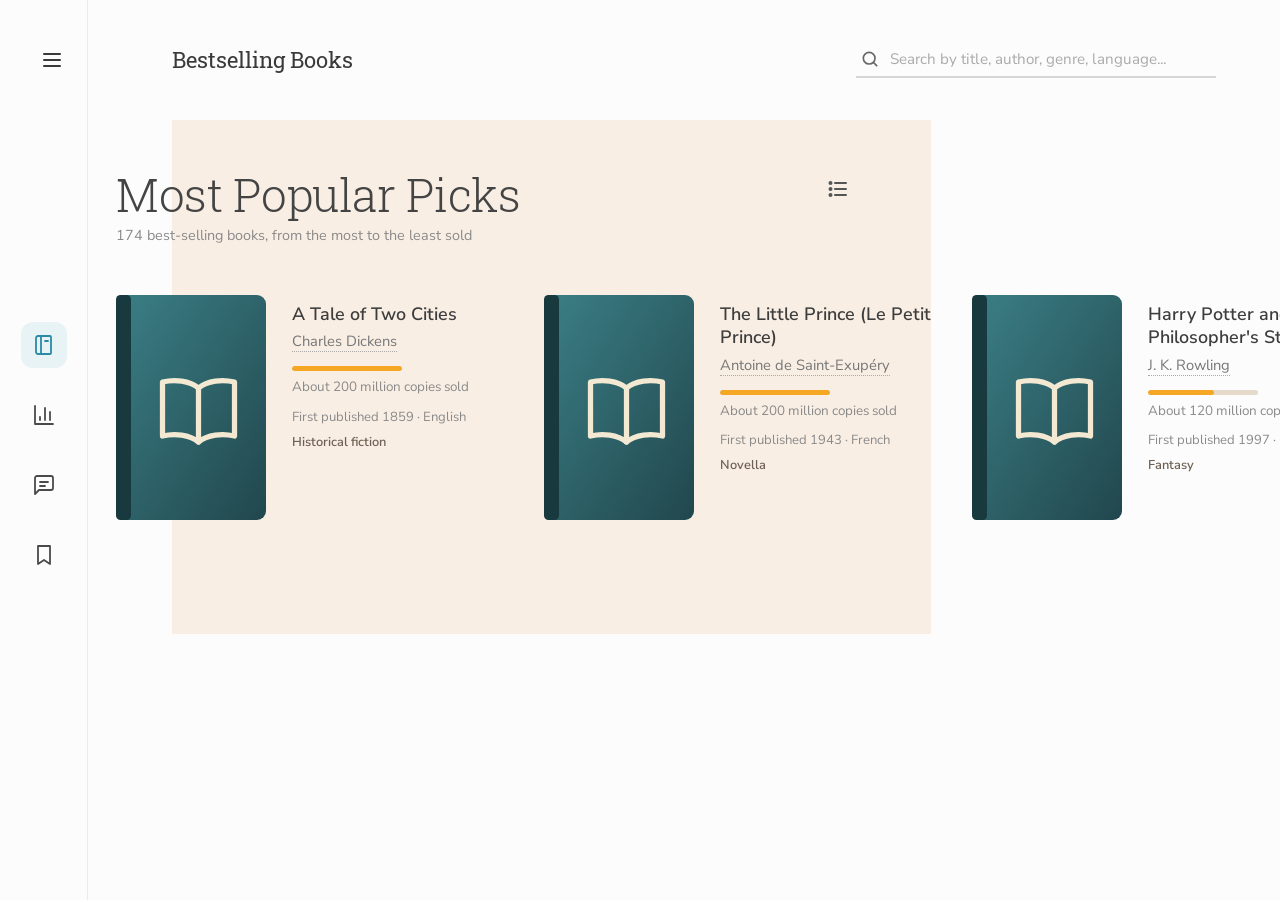
<file: index.html>
<!doctype html>
<html lang="en">
  <head>
    <meta charset="UTF-8" />
    <meta name="viewport" content="width=device-width, initial-scale=1.0" />
    <title>Bestselling Books</title>
    <meta name="description" content="A book discovery and data exploration website for bestselling books." />
    <meta property="og:title" content="Bestselling Books" />
    <meta property="og:description" content="A book discovery and data exploration website for bestselling books." />
    <meta property="og:type" content="website" />
    <meta name="twitter:card" content="summary_large_image" />
    <link rel="preconnect" href="https://fonts.googleapis.com" />
    <link rel="preconnect" href="https://fonts.gstatic.com" crossorigin />
    <link
      rel="stylesheet"
      href="https://fonts.googleapis.com/css2?family=Nunito+Sans:wght@400;600;700&family=Roboto+Slab:wght@300;400&family=Vazirmatn:wght@400;500;600&display=swap"
    />
    <script type="module" crossorigin src="./books.js"></script>
    <link rel="stylesheet" crossorigin href="./books.css">
  </head>
  <body>
    <div id="root"></div>
  </body>
</html>
</file>
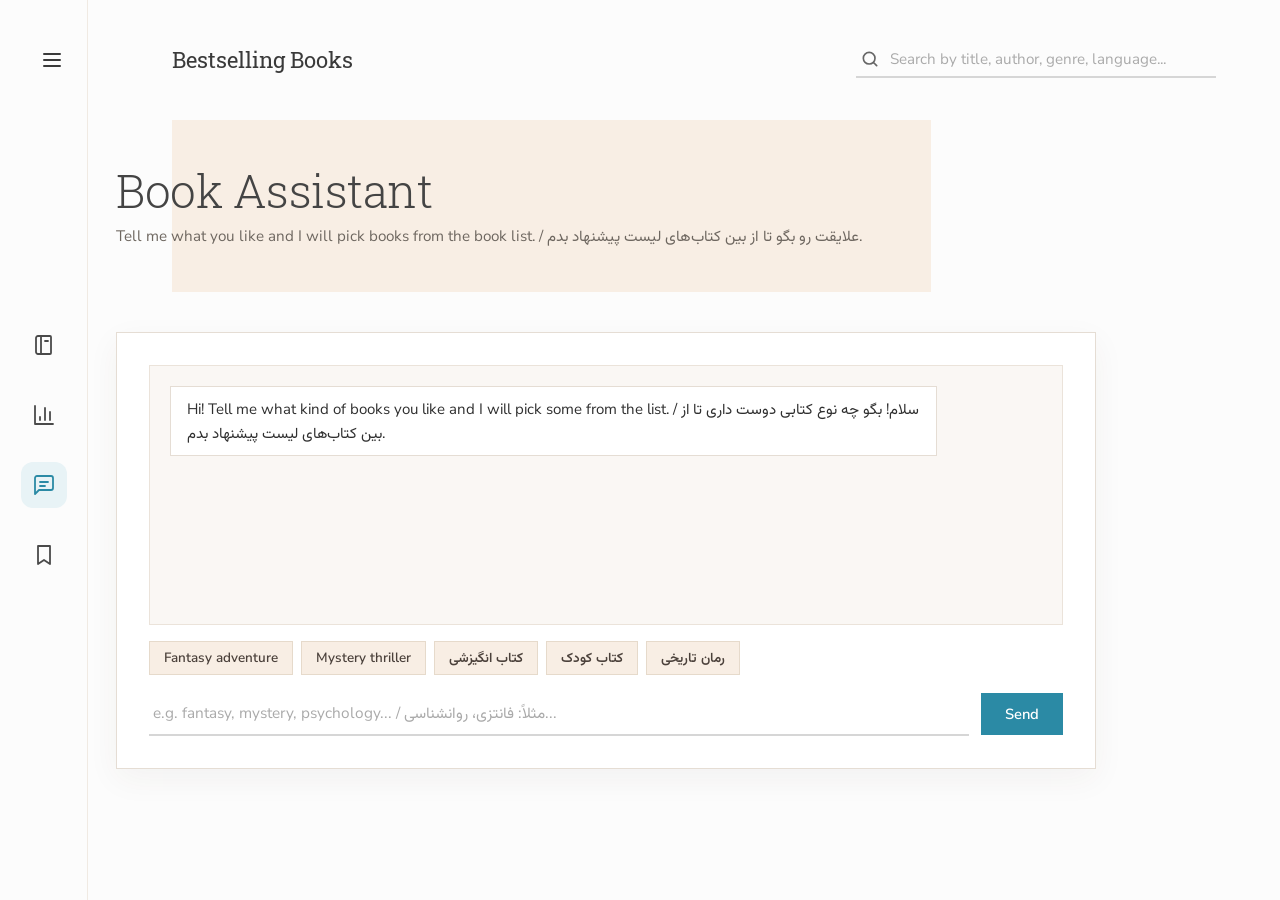
<file: assistant.html>
<!DOCTYPE html>
<html lang="en">
<head>
  <meta charset="UTF-8">
  <meta name="viewport" content="width=device-width, initial-scale=1.0">
  <title>Book Assistant - Bestselling Books</title>

  <link rel="preconnect" href="https://fonts.googleapis.com">
  <link rel="preconnect" href="https://fonts.gstatic.com" crossorigin>
  <link rel="stylesheet" href="https://fonts.googleapis.com/css2?family=Nunito+Sans:wght@400;600;700&family=Roboto+Slab:wght@300;400&family=Vazirmatn:wght@400;500;600&display=swap">

  <link rel="stylesheet" href="assistant.css">

  <script defer src="data.js"></script>
  <script defer src="assistant.js"></script>
</head>
<body>
  <button type="button" id="menuButton" class="menu-button" aria-label="Show or hide the side menu" aria-controls="sideRail">
    <svg viewBox="0 0 24 24" fill="none" stroke="currentColor" stroke-width="2" stroke-linecap="round" aria-hidden="true">
      <path d="M4 6h16M4 12h16M4 18h16"/>
    </svg>
  </button>

  <nav id="sideRail" class="side-rail" aria-label="Main">
    <div class="rail-top">
      <a class="rail-link" href="index.html" title="Book List" aria-label="Book List">
        <svg viewBox="0 0 24 24" fill="none" stroke="currentColor" stroke-width="1.8" stroke-linecap="round" stroke-linejoin="round" aria-hidden="true">
          <path d="M6 3h12a1 1 0 0 1 1 1v16a1 1 0 0 1-1 1H6a2 2 0 0 1-2-2V5a2 2 0 0 1 2-2z"/>
          <path d="M9 3v18M13 8h3"/>
        </svg>
      </a>

      <a class="rail-link" href="charts.html" title="Sales Charts" aria-label="Sales Charts">
        <svg viewBox="0 0 24 24" fill="none" stroke="currentColor" stroke-width="1.8" stroke-linecap="round" stroke-linejoin="round" aria-hidden="true">
          <path d="M3 3v18h18"/>
          <path d="M18 17V9M13 17V5M8 17v-3"/>
        </svg>
      </a>

      <a class="rail-link" href="assistant.html" aria-current="page" title="Book Assistant" aria-label="Book Assistant">
        <svg viewBox="0 0 24 24" fill="none" stroke="currentColor" stroke-width="1.8" stroke-linecap="round" stroke-linejoin="round" aria-hidden="true">
          <path d="M21 15a2 2 0 0 1-2 2H7l-4 4V5a2 2 0 0 1 2-2h14a2 2 0 0 1 2 2z"/>
          <path d="M8 9h8M8 13h5"/>
        </svg>
      </a>

      <a class="rail-link" href="index.html?saved=1" title="Saved Books" aria-label="Saved Books">
        <svg viewBox="0 0 24 24" fill="none" stroke="currentColor" stroke-width="1.8" stroke-linecap="round" stroke-linejoin="round" aria-hidden="true">
          <path d="M6 3h12v18l-6-4-6 4z"/>
        </svg>
      </a>
    </div>
  </nav>

  <div class="page">
    <header class="topbar">
      <h1><a href="index.html" class="brand-link">Bestselling Books</a></h1>
      <form class="search" action="index.html" method="get">
        <svg viewBox="0 0 24 24" fill="none" stroke="currentColor" stroke-width="2" stroke-linecap="round" aria-hidden="true">
          <circle cx="11" cy="11" r="7"/>
          <path d="M20 20l-3.5-3.5"/>
        </svg>
        <input
          type="text"
          name="search"
          placeholder="Search by title, author, genre, language..."
          aria-label="Search books"
        >
      </form>
    </header>

    <main class="content">
      <section class="hero-band">
        <div class="hero-band-bg" aria-hidden="true"></div>
        <div class="hero-band-inner">
          <h2>Book Assistant</h2>
          <p>Tell me what you like and I will pick books from the book list. / علایقت رو بگو تا از بین کتاب‌های لیست پیشنهاد بدم.</p>
        </div>
      </section>

      <section class="assistant-card">
        <div id="assistantLog" class="assistant-log" aria-live="polite"></div>

        <div id="assistantChips" class="assistant-chips">
          <button type="button" class="assistant-chip" data-text="Fantasy adventure">Fantasy adventure</button>
          <button type="button" class="assistant-chip" data-text="Mystery thriller">Mystery thriller</button>
          <button type="button" class="assistant-chip" data-text="کتاب انگیزشی">کتاب انگیزشی</button>
          <button type="button" class="assistant-chip" data-text="کتاب کودک">کتاب کودک</button>
          <button type="button" class="assistant-chip" data-text="رمان تاریخی">رمان تاریخی</button>
        </div>

        <div class="assistant-input-row">
          <input
            type="text"
            id="assistantInput"
            class="assistant-input"
            placeholder="e.g. fantasy, mystery, psychology... / مثلاً: فانتزی، روانشناسی..."
            aria-label="Tell the assistant what kind of books you like"
          >
          <button type="button" id="assistantSend" class="assistant-send">Send</button>
        </div>
      </section>
    </main>
  </div>
</body>
</html>
</file>
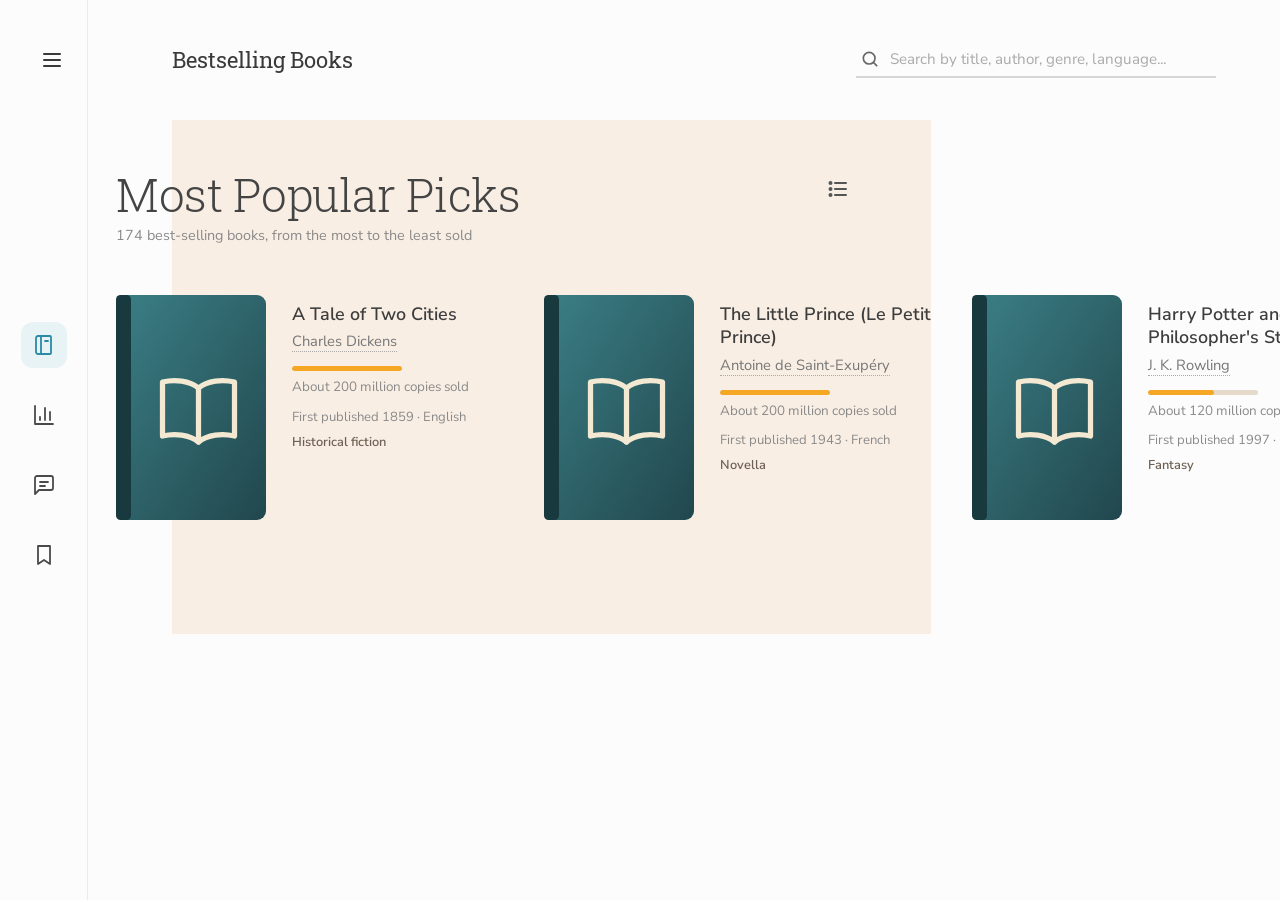
<file: books.html>
<!DOCTYPE html>
<html lang="en">
<head>
  <meta charset="UTF-8">
  <title>Redirecting to Bestselling Books...</title>
  <script>
    window.location.replace("index.html" + window.location.search);
  </script>
</head>
<body>
  <p>Moved to <a href="index.html">Bestselling Books</a>.</p>
</body>
</html>
</file>
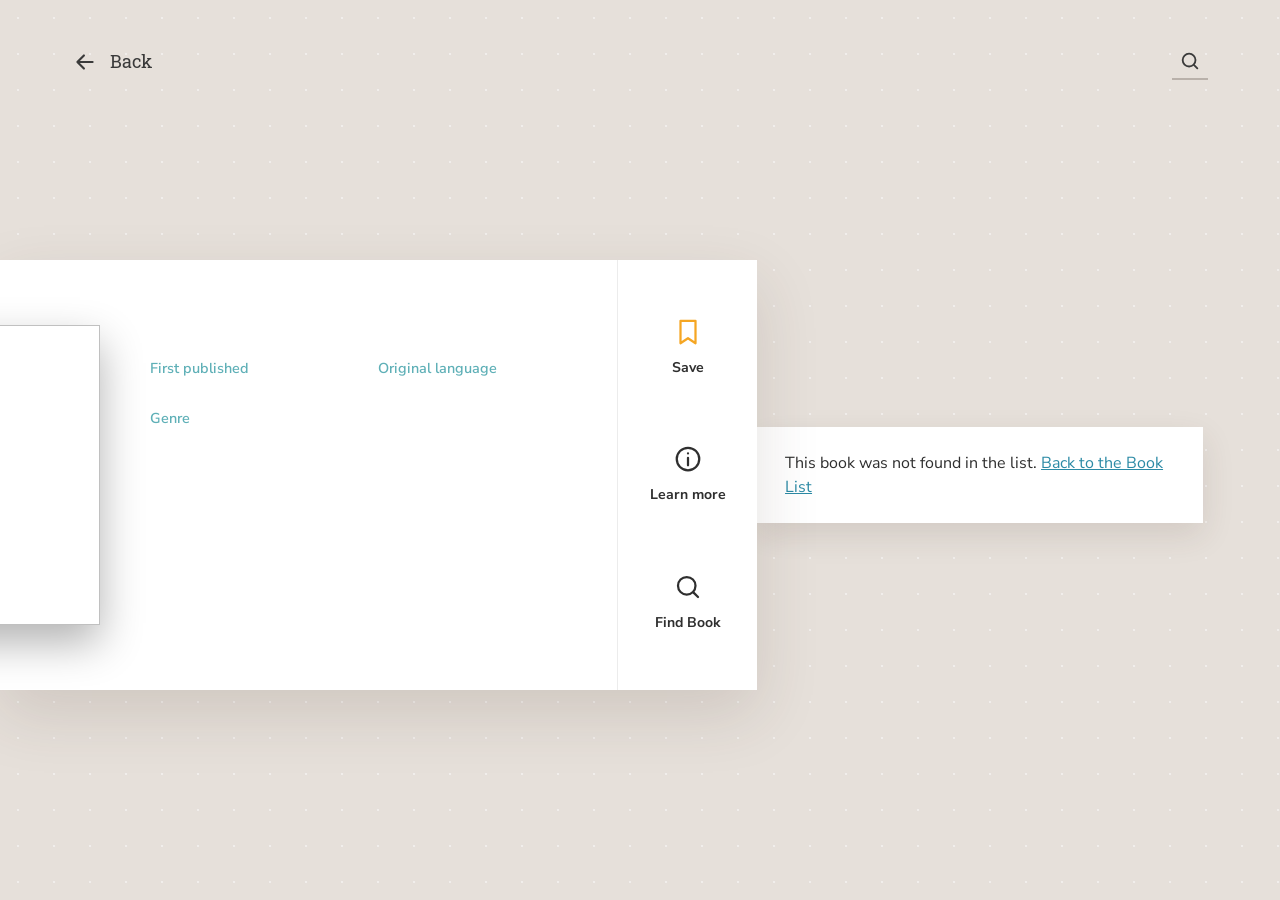
<file: detail.html>
<!DOCTYPE html>
<html lang="en">
<head>
  <meta charset="UTF-8">
  <meta name="viewport" content="width=device-width, initial-scale=1.0">
  <title>Book Details - Bestselling Books</title>

  <link rel="preconnect" href="https://fonts.googleapis.com">
  <link rel="preconnect" href="https://fonts.gstatic.com" crossorigin>
  <link rel="stylesheet" href="https://fonts.googleapis.com/css2?family=Nunito+Sans:wght@400;600;700&family=Roboto+Slab:wght@300;400&display=swap">

  <script>
    if (sessionStorage.getItem("bookTransition") === "to-detail") {
      document.documentElement.classList.add("detail-enter-pending");
    }
    if (sessionStorage.getItem("bookCoverTransition")) {
      document.documentElement.classList.add("detail-cover-flying");
    }
  </script>
  <link rel="stylesheet" href="detail.css">

  <script defer src="data.js"></script>
  <script defer src="detail.js"></script>
</head>
<body>
  <script>
    (function () {
      try {
        var raw = sessionStorage.getItem("bookCoverTransition");
        if (!raw || window.matchMedia("(prefers-reduced-motion: reduce)").matches) return;
        var data = JSON.parse(raw);
        if (!data || !data.fromRect || !data.src) return;
        var img = document.createElement("img");
        img.id = "sharedCoverFloater";
        img.src = data.src;
        img.alt = "";
        img.referrerPolicy = "no-referrer";
        img.style.cssText =
          "position:fixed;left:0;top:0;z-index:9999;pointer-events:none;display:block;will-change:transform,width,height;" +
          "transform:translate3d(" + data.fromRect.left + "px," + data.fromRect.top + "px,0);" +
          "width:" + data.fromRect.width + "px;height:" + data.fromRect.height + "px;" +
          "object-fit:" + (data.hasCover ? "contain" : "cover") + ";" +
          "border-radius:" + (data.hasCover ? "0" : "2px") + ";" +
          "filter:" + (data.hasCover ? "drop-shadow(0 14px 24px rgba(0,0,0,0.22))" : "drop-shadow(0 14px 28px rgba(0,0,0,0.24))") + ";";
        document.body.appendChild(img);
      } catch (e) {}
    })();
  </script>
  <div class="hero-art" id="heroArt" aria-hidden="true"></div>

  <header class="detail-top">
    <a class="back-link" id="backLink" href="index.html">
      <svg viewBox="0 0 24 24" fill="none" stroke="currentColor" stroke-width="2" stroke-linecap="round" stroke-linejoin="round" aria-hidden="true">
        <path d="M19 12H5M11 6l-6 6 6 6"/>
      </svg>
      <span>Back</span>
    </a>
    <a class="top-search" href="index.html" aria-label="Search books" title="Search books">
      <svg viewBox="0 0 24 24" fill="none" stroke="currentColor" stroke-width="2" stroke-linecap="round" aria-hidden="true">
        <circle cx="11" cy="11" r="7"/>
        <path d="M20 20l-3.5-3.5"/>
      </svg>
    </a>
  </header>

  <main class="stage" id="stage">
    <aside class="sales-note" id="salesNote">
      <svg class="note-icon" viewBox="0 0 24 24" fill="none" stroke="currentColor" stroke-width="1.8" stroke-linecap="round" stroke-linejoin="round" aria-hidden="true">
        <path d="M6 3h12a1 1 0 0 1 1 1v16a1 1 0 0 1-1 1H6a2 2 0 0 1-2-2V5a2 2 0 0 1 2-2z"/>
        <path d="M9 3v18"/>
      </svg>
      <p class="sales-quote">About <strong id="salesBig"></strong> copies sold</p>
      <hr>
      <p class="sales-caption" id="rankText"></p>
    </aside>

    <article class="detail-card" id="detailCard">
      <img class="detail-cover no-cover" id="detailCover" alt="">

      <div class="detail-main">
        <h1 id="bookTitle"></h1>
        <p class="detail-author" id="bookAuthor"></p>

        <dl class="facts">
          <div>
            <dt>First published</dt>
            <dd id="factYear"></dd>
          </div>
          <div>
            <dt>Original language</dt>
            <dd id="factLang"></dd>
          </div>
          <div class="wide">
            <dt>Genre</dt>
            <dd id="factGenre"></dd>
          </div>
        </dl>
      </div>

      <nav class="detail-actions" aria-label="Book actions">
        <button type="button" class="action" id="saveButton" aria-pressed="false">
          <svg viewBox="0 0 24 24" stroke-width="1.8" stroke-linecap="round" stroke-linejoin="round" aria-hidden="true">
            <path d="M6 3h12v18l-6-4-6 4z"/>
          </svg>
          <span id="saveLabel">Save</span>
        </button>

        <a class="action" id="wikiLink" href="#" target="_blank" rel="noopener noreferrer">
          <svg viewBox="0 0 24 24" fill="none" stroke="currentColor" stroke-width="1.8" stroke-linecap="round" stroke-linejoin="round" aria-hidden="true">
            <circle cx="12" cy="12" r="9"/>
            <path d="M12 11v6M12 7.5v.01"/>
          </svg>
          <span>Learn more</span>
        </a>

        <a class="action" id="findLink" href="#" target="_blank" rel="noopener noreferrer">
          <svg viewBox="0 0 24 24" fill="none" stroke="currentColor" stroke-width="1.8" stroke-linecap="round" stroke-linejoin="round" aria-hidden="true">
            <circle cx="11" cy="11" r="7"/>
            <path d="M20 20l-3.5-3.5"/>
          </svg>
          <span>Find Book</span>
        </a>
      </nav>
    </article>

    <p class="not-found" id="notFound" hidden>
      This book was not found in the list.
      <a href="index.html">Back to the Book List</a>
    </p>
  </main>
</body>
</html>
</file>
<file: assistant.css>
* {
  box-sizing: border-box;
  margin: 0;
  padding: 0;
}

:root {
  --ink: #3a3a3a;
  --muted: #7d7670;
  --line: #e5ddd4;
  --paper: #fcfcfc;
  --panel: #f8eee4;
  --blue: #2b8aa5;
  --rail-width: 88px;
}

body {
  font-family: "Nunito Sans", "Vazirmatn", "Segoe UI", system-ui, -apple-system, sans-serif;
  background: var(--paper);
  color: var(--ink);
  line-height: 1.5;
  min-height: 100vh;
}

.menu-button {
  position: fixed;
  top: 40px;
  left: 32px;
  z-index: 30;
  width: 40px;
  height: 40px;
  display: grid;
  place-items: center;
  color: var(--ink);
  background: transparent;
  border: none;
  border-radius: 10px;
  cursor: pointer;
}

.menu-button:hover {
  background: #f0ebe5;
}

.menu-button svg {
  width: 24px;
  height: 24px;
}

.side-rail {
  position: fixed;
  top: 0;
  bottom: 0;
  left: 0;
  z-index: 20;
  width: var(--rail-width);
  display: flex;
  flex-direction: column;
  align-items: center;
  justify-content: center;
  background: var(--paper);
  border-right: 1px solid #f0eae3;
  transition: transform 0.25s ease;
}

.rail-top {
  display: flex;
  flex-direction: column;
  gap: 24px;
}

.rail-link {
  width: 46px;
  height: 46px;
  display: grid;
  place-items: center;
  color: #4a4a4a;
  border-radius: 12px;
  text-decoration: none;
  transition: background-color 0.15s;
}

.rail-link:hover {
  background: #f0ebe5;
}

.rail-link[aria-current="page"] {
  color: var(--blue);
  background: #e8f3f6;
}

.rail-link svg {
  width: 24px;
  height: 24px;
}

.rail-hidden .side-rail {
  transform: translateX(-100%);
}

.page {
  margin-left: var(--rail-width);
  padding: 0 64px 72px 28px;
  transition: margin-left 0.25s ease;
}

.rail-hidden .page {
  margin-left: 0;
}

.topbar {
  display: flex;
  align-items: center;
  justify-content: space-between;
  gap: 24px;
  padding: 40px 0 0 56px;
  min-height: 80px;
}

.topbar h1 {
  font-family: "Roboto Slab", Georgia, "Times New Roman", serif;
  font-weight: 400;
  font-size: 1.4rem;
}

.brand-link {
  color: inherit;
  text-decoration: none;
}

.brand-link:hover {
  color: var(--blue);
}

.search {
  display: flex;
  align-items: center;
  gap: 10px;
  width: min(100%, 360px);
  padding: 6px 4px;
  color: #666;
  border-bottom: 2px solid #d6d6d6;
  transition: border-color 0.2s;
}

.search:focus-within {
  border-color: var(--blue);
  color: var(--blue);
}

.search svg {
  flex: none;
  width: 20px;
  height: 20px;
}

.search input {
  flex: 1;
  min-width: 0;
  font: inherit;
  font-size: 0.95rem;
  color: var(--ink);
  background: transparent;
  border: none;
  outline: none;
}

.search input::placeholder {
  color: #aaa;
}

.content {
  margin-top: 40px;
}

.hero-band {
  position: relative;
  padding: 44px 0;
  margin-bottom: 40px;
}

.hero-band-bg {
  position: absolute;
  top: 0;
  bottom: 0;
  left: 56px;
  width: 69%;
  background: var(--panel);
  z-index: 0;
}

.hero-band-inner {
  position: relative;
  z-index: 1;
  max-width: 820px;
}

.hero-band h2 {
  font-family: "Roboto Slab", Georgia, "Times New Roman", serif;
  font-weight: 300;
  font-size: 2.9rem;
  line-height: 1.15;
  letter-spacing: -0.5px;
  color: #444;
}

.hero-band p {
  margin-top: 8px;
  font-size: 0.95rem;
  color: #6e6760;
}

.assistant-card {
  max-width: 980px;
  background: #ffffff;
  border: 1px solid var(--line);
  padding: 32px;
  box-shadow: 0 10px 30px rgba(70, 50, 40, 0.05);
}

.assistant-log {
  display: flex;
  flex-direction: column;
  gap: 12px;
  min-height: 260px;
  max-height: 440px;
  overflow-y: auto;
  padding: 20px;
  background: #faf7f4;
  border: 1px solid #ebe3da;
}

.assistant-msg {
  max-width: 88%;
  padding: 10px 16px;
  font-size: 0.94rem;
  line-height: 1.6;
  white-space: pre-wrap;
  overflow-wrap: anywhere;
}

.assistant-msg.bot {
  align-self: flex-start;
  background: #ffffff;
  color: #2f2f2f;
  border: 1px solid var(--line);
}

.assistant-msg.user {
  align-self: flex-end;
  background: var(--blue);
  color: #ffffff;
}

.assistant-recs {
  display: grid;
  grid-template-columns: repeat(auto-fit, minmax(230px, 1fr));
  gap: 14px;
}

.assistant-rec {
  display: flex;
  flex-direction: column;
  justify-content: space-between;
  padding: 16px;
  background: #ffffff;
  border: 1px solid var(--line);
}

.rec-title {
  font-weight: 700;
  color: #2b2b2b;
  line-height: 1.35;
}

.rec-meta {
  margin-top: 4px;
  font-size: 0.83rem;
  color: var(--muted);
}

.rec-why {
  margin-top: 8px;
  font-size: 0.82rem;
  color: #5c5752;
}

.rec-actions {
  margin-top: 14px;
  display: flex;
  flex-wrap: wrap;
  gap: 8px;
}

.rec-button {
  display: inline-block;
  padding: 6px 14px;
  font-size: 0.82rem;
  font-weight: 600;
  text-decoration: none;
  color: var(--blue);
  background: #e8f3f6;
  transition: background-color 0.15s;
}

.rec-button:hover {
  background: #d7ebf1;
}

.rec-button.secondary {
  color: #3a3a3a;
  background: var(--panel);
}

.rec-button.secondary:hover {
  background: #efe1d2;
}

.assistant-chips {
  display: flex;
  flex-wrap: wrap;
  gap: 8px;
  margin: 16px 0;
}

.assistant-chip {
  padding: 6px 14px;
  font: inherit;
  font-size: 0.84rem;
  font-weight: 600;
  color: #4b413b;
  background: var(--panel);
  border: 1px solid #e6dacb;
  cursor: pointer;
  transition: background-color 0.15s;
}

.assistant-chip:hover {
  background: #efe0d0;
}

.assistant-input-row {
  display: flex;
  gap: 12px;
  align-items: center;
}

.assistant-input {
  flex: 1;
  min-width: 0;
  padding: 10px 4px;
  font: inherit;
  font-size: 0.96rem;
  color: var(--ink);
  background: transparent;
  border: none;
  border-bottom: 2px solid #d6d6d6;
  outline: none;
  transition: border-color 0.2s;
}

.assistant-input::placeholder {
  color: #aaa;
}

.assistant-input:focus {
  border-color: var(--blue);
}

.assistant-send {
  padding: 10px 24px;
  font: inherit;
  font-size: 0.92rem;
  font-weight: 600;
  color: #ffffff;
  background: var(--blue);
  border: none;
  cursor: pointer;
  transition: background-color 0.15s;
}

.assistant-send:hover {
  background: #23748b;
}

@media (max-width: 900px) {
  .menu-button {
    top: 32px;
    left: 20px;
  }

  .page {
    margin-left: 0;
    padding: 0 20px 48px;
  }

  .side-rail {
    box-shadow: 4px 0 18px rgba(0, 0, 0, 0.12);
  }

  .topbar {
    flex-wrap: wrap;
    padding: 32px 0 0 52px;
  }

  .hero-band {
    padding: 32px 16px;
  }

  .hero-band-bg {
    left: 0;
    width: 100%;
  }

  .hero-band h2 {
    font-size: 2.1rem;
  }

  .assistant-card {
    padding: 20px 16px;
  }
}
</file>
<file: detail.css>
* {
  box-sizing: border-box;
  margin: 0;
  padding: 0;
}

:root {
  --ink: #2f2f2f;
  --muted: #7d7670;
  --teal: #5fb0b7;
  --accent: #f5a623;
  --bg: #e6e0da;
}

body {
  font-family: "Nunito Sans", "Segoe UI", system-ui, -apple-system, Roboto, Helvetica, Arial, sans-serif;
  color: var(--ink);
  line-height: 1.5;
  min-height: 100vh;
  background-color: var(--bg);
  background-image: radial-gradient(rgba(255, 255, 255, 0.45) 1px, transparent 1.6px);
  background-size: 36px 36px;
}

.hero-art {
  position: fixed;
  top: 0;
  bottom: 0;
  left: 0;
  width: 56%;
  background-size: cover;
  background-position: center;
  opacity: 0;
  filter: blur(3px) saturate(0.85);
  -webkit-mask-image: linear-gradient(90deg, #000 25%, transparent 100%);
  mask-image: linear-gradient(90deg, #000 25%, transparent 100%);
  transition: opacity 0.6s ease;
  pointer-events: none;
}

.hero-art.ready {
  opacity: 0.3;
}

.detail-top {
  position: absolute;
  top: 0;
  left: 0;
  right: 0;
  z-index: 5;
  display: flex;
  align-items: center;
  justify-content: space-between;
  padding: 44px 72px 0;
}

.back-link {
  display: inline-flex;
  align-items: center;
  gap: 12px;
  font-family: "Roboto Slab", Georgia, serif;
  font-size: 1.15rem;
  color: #3a3a3a;
  text-decoration: none;
}

.back-link svg {
  width: 26px;
  height: 26px;
}

.back-link:hover {
  color: #000;
}

.top-search {
  display: grid;
  place-items: center;
  width: 36px;
  height: 36px;
  color: #3a3a3a;
  border-bottom: 2px solid #b9b1aa;
}

.top-search svg {
  width: 22px;
  height: 22px;
}

.stage {
  position: relative;
  min-height: 100vh;
  display: flex;
  align-items: center;
  justify-content: flex-end;
  padding: 110px 6% 60px 0;
}

.sales-note {
  position: absolute;
  left: 7%;
  bottom: 17%;
  width: 24%;
  min-width: 220px;
  color: #4b413b;
}

.note-icon {
  width: 38px;
  height: 38px;
  margin-bottom: 14px;
  color: #6a5f58;
}

.sales-quote {
  font-family: "Roboto Slab", Georgia, serif;
  font-weight: 300;
  font-size: 2rem;
  line-height: 1.25;
  font-variant-numeric: tabular-nums;
}

.sales-quote strong {
  font-weight: 400;
  display: block;
}

.sales-note hr {
  width: 28px;
  margin: 22px 0 14px;
  border: none;
  border-top: 2px solid #8b8078;
}

.sales-caption {
  font-size: 0.95rem;
  font-weight: 600;
  color: #6a5f58;
  font-variant-numeric: tabular-nums;
}

.detail-card {
  position: relative;
  display: flex;
  width: min(62vw, 900px);
  min-height: 430px;
  background: #ffffff;
  box-shadow: 0 24px 60px rgba(70, 50, 40, 0.14);
}

.detail-cover {
  position: absolute;
  left: -100px;
  top: 50%;
  transform: translateY(-50%);
  width: 200px;
  height: auto;
  max-height: 320px;
  object-fit: contain;
  background-color: transparent;
  filter: drop-shadow(0 18px 28px rgba(0, 0, 0, 0.28));
}

.detail-cover.no-cover {
  height: 300px;
  object-fit: cover;
  filter: none;
  box-shadow: 0 18px 40px rgba(0, 0, 0, 0.3);
}

.detail-main {
  flex: 1;
  min-width: 0;
  padding: 64px 40px 48px 150px;
}

.detail-main h1 {
  font-family: "Roboto Slab", Georgia, "Times New Roman", serif;
  font-weight: 300;
  font-size: 2.6rem;
  line-height: 1.15;
  color: #2b2b2b;
  overflow-wrap: anywhere;
}

.detail-author {
  margin-top: 26px;
  font-size: 1.1rem;
  font-weight: 700;
  color: #333;
}

.author-hover {
  cursor: pointer;
  border-bottom: 1px dotted #999;
  outline: none;
}

.author-hover:focus-visible {
  outline: 2px solid #2b8aa5;
  outline-offset: 3px;
}

.author-tooltip {
  display: none;
  position: fixed;
  z-index: 1000;
  pointer-events: none;
  padding: 6px;
  background: #ffffff;
  border-radius: 6px;
  box-shadow: 0 8px 28px rgba(0, 0, 0, 0.28);
}

.author-tooltip img {
  display: block;
  width: 140px;
  height: 180px;
  object-fit: cover;
}

.tooltip-empty {
  padding: 10px 14px;
  font-size: 0.85rem;
  color: var(--muted);
}

.facts {
  display: flex;
  flex-wrap: wrap;
  gap: 26px 28px;
  margin-top: 34px;
}

.facts > div {
  flex: 1 1 40%;
  min-width: 160px;
}

.facts .wide {
  flex-basis: 100%;
}

.facts dt {
  font-size: 0.9rem;
  font-weight: 600;
  color: var(--teal);
}

.facts dd {
  margin-top: 2px;
  font-size: 1rem;
  color: #333;
  overflow-wrap: anywhere;
}

.detail-actions {
  flex: none;
  width: 140px;
  display: flex;
  flex-direction: column;
  justify-content: space-around;
  padding: 24px 0;
  border-left: 1px solid #ececec;
}

.action {
  display: flex;
  flex-direction: column;
  align-items: center;
  gap: 10px;
  padding: 10px 0;
  font: inherit;
  font-size: 0.88rem;
  font-weight: 700;
  color: var(--ink);
  text-decoration: none;
  background: none;
  border: none;
  cursor: pointer;
}

.action:hover {
  color: #000;
}

.action svg {
  width: 30px;
  height: 30px;
  stroke: currentColor;
  fill: none;
}

#saveButton svg {
  stroke: var(--accent);
}

#saveButton[aria-pressed="true"] svg {
  fill: var(--accent);
}

.not-found {
  padding: 24px 28px;
  background: #ffffff;
  box-shadow: 0 12px 30px rgba(70, 50, 40, 0.12);
}

.not-found a {
  color: #2b8aa5;
}

@media (max-width: 900px) {
  .detail-top {
    padding: 28px 22px 0;
  }

  .stage {
    flex-direction: column;
    align-items: stretch;
    justify-content: flex-start;
    gap: 28px;
    padding: 96px 16px 40px;
  }

  .sales-note {
    position: static;
    width: 100%;
    order: 2;
  }

  .detail-card {
    order: 1;
    flex-direction: column;
    width: 100%;
    margin-top: 130px;
  }

  .detail-cover {
    left: 50%;
    top: -120px;
    transform: translateX(-50%);
    width: 180px;
    max-height: 280px;
  }

  .detail-cover.no-cover {
    height: 270px;
  }

  .detail-main {
    padding: 190px 24px 28px;
  }

  .detail-main h1 {
    font-size: 2rem;
  }

  .facts > div {
    flex-basis: 100%;
  }

  .detail-actions {
    width: auto;
    flex-direction: row;
    padding: 8px 0;
    border-left: none;
    border-top: 1px solid #ececec;
  }

  .detail-actions .action {
    flex: 1;
  }

  .hero-art {
    width: 100%;
  }
}

/* Detail entrance & reverse Back transition */
.detail-cover {
  transition: opacity 0.45s cubic-bezier(0.16, 1, 0.3, 1);
}

html.detail-cover-flying .detail-cover {
  opacity: 0 !important;
  transition: none !important;
}

html.detail-cover-handoff .detail-cover {
  opacity: 1 !important;
  transition: none !important;
}

/* Entrance: white rectangle enters from the left moving right with info already on it */
html.detail-enter-pending .detail-card {
  transform: translateX(-44vw);
  opacity: 0;
}

html.detail-enter-pending.detail-enter-active .detail-card {
  transform: translateX(0);
  opacity: 1;
  transition:
    transform 1.05s cubic-bezier(0.22, 1, 0.36, 1),
    opacity 0.35s ease-out;
}

/* Reverse (Back button): keep info on white rectangle and slide it left immediately while fading outer info */
html.detail-exiting-info .hero-art,
html.detail-exiting-info .detail-top,
html.detail-exiting-info .sales-note {
  opacity: 0 !important;
  transition: opacity 0.45s cubic-bezier(0.16, 1, 0.3, 1);
  pointer-events: none;
}

html.detail-exiting-info .detail-actions {
  pointer-events: none;
}

html.detail-exiting-card .detail-card {
  transform: translateX(-44vw);
  opacity: 0;
  transition:
    transform 1.05s cubic-bezier(0.22, 1, 0.36, 1),
    opacity 0.35s ease-in 0.65s;
}

@media (prefers-reduced-motion: reduce) {
  html.detail-enter-pending.detail-enter-active .detail-card,
  html.detail-exiting-info .hero-art,
  html.detail-exiting-info .detail-top,
  html.detail-exiting-info .sales-note,
  html.detail-exiting-info .detail-cover,
  html.detail-exiting-info .detail-main,
  html.detail-exiting-info .detail-actions,
  html.detail-exiting-card .detail-card {
    animation: none !important;
    transition: none !important;
  }
}
</file>
<file: books.css>
/*! tailwindcss v4.3.5 | MIT License | https://tailwindcss.com */
@layer properties{@supports (((-webkit-hyphens:none)) and (not (margin-trim:block))) or ((-moz-orient:inline) and (not (color:rgb(from red r g b)))){*,:before,:after,::backdrop{--tw-rotate-x:initial;--tw-rotate-y:initial;--tw-rotate-z:initial;--tw-skew-x:initial;--tw-skew-y:initial;--tw-border-style:solid;--tw-shadow:0 0 #0000;--tw-shadow-color:initial;--tw-shadow-alpha:100%;--tw-inset-shadow:0 0 #0000;--tw-inset-shadow-color:initial;--tw-inset-shadow-alpha:100%;--tw-ring-color:initial;--tw-ring-shadow:0 0 #0000;--tw-inset-ring-color:initial;--tw-inset-ring-shadow:0 0 #0000;--tw-ring-inset:initial;--tw-ring-offset-width:0px;--tw-ring-offset-color:#fff;--tw-ring-offset-shadow:0 0 #0000;--tw-blur:initial;--tw-brightness:initial;--tw-contrast:initial;--tw-grayscale:initial;--tw-hue-rotate:initial;--tw-invert:initial;--tw-opacity:initial;--tw-saturate:initial;--tw-sepia:initial;--tw-drop-shadow:initial;--tw-drop-shadow-color:initial;--tw-drop-shadow-alpha:100%;--tw-drop-shadow-size:initial}}}@layer theme{:root,:host{--font-sans:-apple-system, BlinkMacSystemFont, "Segoe UI", Roboto, "Helvetica Neue", "Noto Sans", Arial, sans-serif, "Apple Color Emoji", "Segoe UI Emoji", "Segoe UI Symbol", "Noto Color Emoji";--font-mono:ui-monospace, SFMono-Regular, Menlo, Monaco, Consolas, "Liberation Mono", "Courier New", monospace;--default-transition-duration:.15s;--default-transition-timing-function:cubic-bezier(.4, 0, .2, 1);--default-font-family:var(--font-sans);--default-mono-font-family:var(--font-mono)}}@layer base{*,:after,:before,::backdrop{box-sizing:border-box;border:0 solid;margin:0;padding:0}::file-selector-button{box-sizing:border-box;border:0 solid;margin:0;padding:0}html,:host{-webkit-text-size-adjust:100%;tab-size:4;line-height:1.5;font-family:var(--default-font-family,-apple-system, BlinkMacSystemFont, "Segoe UI", Roboto, "Helvetica Neue", "Noto Sans", Arial, sans-serif, "Apple Color Emoji", "Segoe UI Emoji", "Segoe UI Symbol", "Noto Color Emoji");font-feature-settings:var(--default-font-feature-settings,normal);font-variation-settings:var(--default-font-variation-settings,normal);-webkit-tap-highlight-color:transparent}hr{height:0;color:inherit;border-top-width:1px}abbr:where([title]){-webkit-text-decoration:underline dotted;text-decoration:underline dotted}h1,h2,h3,h4,h5,h6{font-size:inherit;font-weight:inherit}a{color:inherit;-webkit-text-decoration:inherit;-webkit-text-decoration:inherit;-webkit-text-decoration:inherit;-webkit-text-decoration:inherit;text-decoration:inherit}b,strong{font-weight:bolder}code,kbd,samp,pre{font-family:var(--default-mono-font-family,ui-monospace, SFMono-Regular, Menlo, Monaco, Consolas, "Liberation Mono", "Courier New", monospace);font-feature-settings:var(--default-mono-font-feature-settings,normal);font-variation-settings:var(--default-mono-font-variation-settings,normal);font-size:1em}small{font-size:80%}sub,sup{vertical-align:baseline;font-size:75%;line-height:0;position:relative}sub{bottom:-.25em}sup{top:-.5em}table{text-indent:0;border-color:inherit;border-collapse:collapse}:-moz-focusring:where(:not(iframe)){outline:auto}progress{vertical-align:baseline}summary{display:list-item}ol,ul,menu{list-style:none}img,svg,video,canvas,audio,iframe,embed,object{vertical-align:middle;display:block}img,video{max-width:100%;height:auto}button,input,select,optgroup,textarea{font:inherit;font-feature-settings:inherit;font-variation-settings:inherit;letter-spacing:inherit;color:inherit;opacity:1;background-color:#0000;border-radius:0}::file-selector-button{font:inherit;font-feature-settings:inherit;font-variation-settings:inherit;letter-spacing:inherit;color:inherit;opacity:1;background-color:#0000;border-radius:0}:where(select:is([multiple],[size])) optgroup{font-weight:bolder}:where(select:is([multiple],[size])) optgroup option{padding-inline-start:20px}::file-selector-button{margin-inline-end:4px}::placeholder{opacity:1}@supports (not ((-webkit-appearance:-apple-pay-button))) or (contain-intrinsic-size:1px){::placeholder{color:currentColor}@supports (color:color-mix(in lab, red, red)){::placeholder{color:color-mix(in oklab, currentcolor 50%, transparent)}}}textarea{resize:vertical}::-webkit-search-decoration{-webkit-appearance:none}::-webkit-date-and-time-value{min-height:1lh;text-align:inherit}::-webkit-datetime-edit{display:inline-flex}::-webkit-datetime-edit-fields-wrapper{padding:0}::-webkit-datetime-edit{padding-block:0}::-webkit-datetime-edit-year-field{padding-block:0}::-webkit-datetime-edit-month-field{padding-block:0}::-webkit-datetime-edit-day-field{padding-block:0}::-webkit-datetime-edit-hour-field{padding-block:0}::-webkit-datetime-edit-minute-field{padding-block:0}::-webkit-datetime-edit-second-field{padding-block:0}::-webkit-datetime-edit-millisecond-field{padding-block:0}::-webkit-datetime-edit-meridiem-field{padding-block:0}::-webkit-calendar-picker-indicator{line-height:1}:-moz-ui-invalid{box-shadow:none}button,input:where([type=button],[type=reset],[type=submit]){appearance:button}::file-selector-button{appearance:button}::-webkit-inner-spin-button{height:auto}::-webkit-outer-spin-button{height:auto}[hidden]:where(:not([hidden=until-found])){display:none!important}}@layer components;@layer utilities{.invisible{visibility:hidden}.fixed{position:fixed}.relative{position:relative}.inset-0{inset:0}.block{display:block}.grid{display:grid}.hidden{display:none}.min-h-screen{min-height:100vh}.w-full{width:100%}.transform{transform:var(--tw-rotate-x, ) var(--tw-rotate-y, ) var(--tw-rotate-z, ) var(--tw-skew-x, ) var(--tw-skew-y, )}.overflow-x-hidden{overflow-x:hidden}.overflow-y-auto{overflow-y:auto}.border{border-style:var(--tw-border-style);border-width:1px}.bg-\[\#fcfcfc\]{background-color:#fcfcfc}.shadow{--tw-shadow:0 1px 3px 0 var(--tw-shadow-color,#0000001a), 0 1px 2px -1px var(--tw-shadow-color,#0000001a);box-shadow:var(--tw-inset-shadow), var(--tw-inset-ring-shadow), var(--tw-ring-offset-shadow), var(--tw-ring-shadow), var(--tw-shadow)}.blur{--tw-blur:blur(8px);filter:var(--tw-blur, ) var(--tw-brightness, ) var(--tw-contrast, ) var(--tw-grayscale, ) var(--tw-hue-rotate, ) var(--tw-invert, ) var(--tw-saturate, ) var(--tw-sepia, ) var(--tw-drop-shadow, )}.filter{filter:var(--tw-blur, ) var(--tw-brightness, ) var(--tw-contrast, ) var(--tw-grayscale, ) var(--tw-hue-rotate, ) var(--tw-invert, ) var(--tw-saturate, ) var(--tw-sepia, ) var(--tw-drop-shadow, )}.transition{transition-property:color,background-color,border-color,outline-color,text-decoration-color,fill,stroke,--tw-gradient-from,--tw-gradient-via,--tw-gradient-to,opacity,box-shadow,transform,translate,scale,rotate,filter,-webkit-backdrop-filter,backdrop-filter,display,content-visibility,overlay,pointer-events;transition-timing-function:var(--tw-ease,var(--default-transition-timing-function));transition-duration:var(--tw-duration,var(--default-transition-duration))}}*{box-sizing:border-box}:root{--ink:#3a3a3a;--muted:#8a8a8a;--line:#d6d6d6;--paper:#fcfcfc;--panel:#f8eee4;--accent:#f5a623;--blue:#2b8aa5;--teal:#5fb0b7;--detail-bg:#e6e0da;--rail-width:88px;--cover-w:150px;--cover-h:225px;--inset:56px;--panel-w:69%}html,body{color:var(--ink);background:var(--paper);min-height:100vh;margin:0;padding:0;font-family:Nunito Sans,Vazirmatn,Segoe UI,system-ui,-apple-system,Roboto,Helvetica,Arial,sans-serif;line-height:1.5}.app-page-shell{background:var(--paper);min-height:100vh;color:var(--ink);position:relative;transform:translateZ(0)}.menu-button{z-index:30;width:40px;height:40px;color:var(--ink);cursor:pointer;background:0 0;border:none;border-radius:10px;place-items:center;display:grid;position:fixed;top:40px;left:32px}.menu-button:hover{background:#f0ebe5}.menu-button svg{width:24px;height:24px}.side-rail{z-index:20;width:var(--rail-width);background:var(--paper);border-right:1px solid #f0eae3;flex-direction:column;justify-content:center;align-items:center;transition:transform .25s;display:flex;position:fixed;top:0;bottom:0;left:0}.rail-top{flex-direction:column;gap:24px;display:flex}.rail-link{color:#4a4a4a;cursor:pointer;background:0 0;border:none;border-radius:12px;place-items:center;width:46px;height:46px;text-decoration:none;transition:background-color .15s;display:grid}.rail-link:hover{background:#f0ebe5}.rail-link[aria-current=page]{color:var(--blue);background:#e8f3f6}.rail-link svg{width:24px;height:24px}.rail-hidden .side-rail{transform:translate(-100%)}.page{margin-left:var(--rail-width);padding:0 64px 72px 28px;transition:margin-left .25s}.rail-hidden .page{margin-left:0}.topbar{justify-content:space-between;align-items:center;gap:24px;min-height:80px;padding:40px 0 0 56px;display:flex}.topbar h1{color:#3a3a3a;margin:0;font-family:Roboto Slab,Georgia,Times New Roman,serif;font-size:1.4rem;font-weight:400}.brand-link{color:inherit;font:inherit;cursor:pointer;background:0 0;border:none;padding:0;text-decoration:none}.brand-link:hover{color:var(--blue)}.search{color:#666;border-bottom:2px solid var(--line);align-items:center;gap:10px;width:min(100%,360px);padding:6px 4px;transition:border-color .2s;display:flex}.search:focus-within{border-color:var(--blue);color:var(--blue)}.search svg{flex:none;width:20px;height:20px}.search input{min-width:0;font:inherit;color:var(--ink);background:0 0;border:none;outline:none;flex:1;font-size:.95rem}.search input::placeholder{color:#aaa}.panel{margin-top:40px;padding:48px 0 76px;position:relative}.panel-bg{top:0;bottom:0;left:var(--inset);width:var(--panel-w);background:var(--panel);z-index:0;position:absolute}.panel>:not(.panel-bg){z-index:1;position:relative}.panel-head{width:calc(var(--inset) + var(--panel-w));justify-content:space-between;align-items:flex-start;gap:20px;padding-right:72px;display:flex}.panel-head h2{letter-spacing:-.5px;color:#444;margin:0;font-family:Roboto Slab,Georgia,Times New Roman,serif;font-size:2.9rem;font-weight:300;line-height:1.15}.results-count{color:var(--muted);font-variant-numeric:tabular-nums;margin-top:4px;font-size:.9rem}.view-toggle{color:#555;cursor:pointer;background:0 0;border:none;border-radius:10px;flex:none;place-items:center;width:42px;height:42px;display:grid}.view-toggle:hover{background:#ffffffb3}.view-toggle[aria-pressed=true]{color:var(--blue);background:#ffffffd9}.view-toggle svg{width:24px;height:24px}.book-grid{scroll-snap-type:x proximity;scrollbar-width:none;-ms-overflow-style:none;cursor:grab;gap:28px;margin:48px -64px 0 0;padding:0 64px 0 0;display:flex;overflow:auto hidden}.book-grid::-webkit-scrollbar{display:none}.book-grid.dragging{cursor:grabbing;scroll-snap-type:none;-webkit-user-select:none;user-select:none}.book-card{scroll-snap-align:start;flex:0 0 400px;align-items:flex-start;gap:26px;min-width:0;display:flex}.cover-link{width:var(--cover-w);height:var(--cover-h);cursor:pointer;background:0 0;border:none;flex:none;justify-content:center;align-items:flex-start;padding:0;line-height:0;transition:transform .2s;display:flex}.cover-link:hover{transform:translateY(-2px)}.cover-link:focus-visible{outline:3px solid var(--blue);outline-offset:3px}.book-cover{object-fit:contain;object-position:top center;filter:drop-shadow(0 6px 12px #00000029);-webkit-user-drag:none;-webkit-user-select:none;user-select:none;width:100%;height:100%;display:block}.book-cover.no-cover{object-fit:cover;filter:none;border-radius:2px}.book-info{min-width:0;padding-top:8px}.book-title{color:#3d3d3d;overflow-wrap:anywhere;margin:0;font-size:1.12rem;font-weight:600;line-height:1.3}.book-author{color:#777;overflow-wrap:anywhere;margin-top:4px;font-size:.92rem}.author-hover{cursor:pointer;border-bottom:1px dotted #aaa;outline:none}.author-hover:focus-visible{outline-offset:3px;outline:2px solid #2b8aa5}.sales{margin-top:14px}.sales-bar{background:#e6dacb;border-radius:3px;width:110px;max-width:100%;height:5px;overflow:hidden}.sales-bar span{background:var(--accent);border-radius:3px;height:100%;display:block}.sales-text{color:var(--muted);font-variant-numeric:tabular-nums;margin-top:6px;font-size:.84rem}.book-meta{color:var(--muted);font-variant-numeric:tabular-nums;margin-top:10px;font-size:.82rem}.book-genre{color:#6e6052;margin-top:6px;font-size:.8rem;font-weight:600;display:block}.empty-message{color:var(--muted);flex:1;padding:40px 0}.carousel-nav{right:calc(100% - var(--inset) - var(--panel-w) + 24px);gap:10px;display:flex;position:absolute;bottom:22px}.nav-button{color:#555;cursor:pointer;background:#ffffffd9;border:none;border-radius:50%;place-items:center;width:38px;height:38px;transition:background-color .15s;display:grid}.nav-button:hover{background:#fff}.nav-button svg{width:20px;height:20px}.view-grid .panel{padding:48px 44px 64px}.view-grid .panel-bg{width:100%;left:0}.view-grid .panel-head{width:100%;padding-right:0}.view-grid .book-grid{cursor:default;grid-template-columns:repeat(auto-fill,minmax(360px,1fr));gap:48px 44px;margin:40px 0 0;padding:0;display:grid;overflow:visible}.view-grid .book-card{flex:none}.view-grid .empty-message{text-align:center;grid-column:1/-1}.view-grid .carousel-nav{display:none}.author-tooltip{z-index:1000;pointer-events:none;background:#fff;border-radius:6px;padding:6px;position:fixed;box-shadow:0 8px 28px #00000047}.author-tooltip img{object-fit:cover;width:140px;height:180px;display:block}.tooltip-empty{color:var(--muted);padding:10px 14px;font-size:.85rem}.content{margin-top:40px}.hero-band{margin-bottom:40px;padding:44px 0;position:relative}.hero-band-bg{background:var(--panel);z-index:0;width:69%;position:absolute;top:0;bottom:0;left:56px}.hero-band-inner{z-index:1;max-width:820px;position:relative}.hero-band h2{letter-spacing:-.5px;color:#444;margin:0;font-family:Roboto Slab,Georgia,Times New Roman,serif;font-size:2.9rem;font-weight:300;line-height:1.15}.hero-band p{color:#6e6760;margin-top:8px;font-size:.95rem}.charts-stack{flex-direction:column;gap:28px;max-width:1140px;display:flex}.chart-card{border:1px solid var(--line);background:#fff;padding:28px 32px;box-shadow:0 10px 30px #4632280d}.chart-card h3{color:#2b2b2b;margin:0;font-family:Roboto Slab,Georgia,Times New Roman,serif;font-size:1.35rem;font-weight:400}.chart-note{color:var(--muted);margin:6px 0 18px;font-size:.88rem}.chart-box{width:100%;height:350px;position:relative}.chart-box-tall{height:400px}.chart-grid{grid-template-columns:1fr 1fr;gap:28px;display:grid}.chart-grid>.chart-card{min-width:0}.assistant-card{background:#fff;border:1px solid #e5ddd4;max-width:980px;padding:32px;box-shadow:0 10px 30px #4632280d}.assistant-log{background:#faf7f4;border:1px solid #ebe3da;flex-direction:column;gap:12px;min-height:260px;max-height:440px;padding:20px;display:flex;overflow-y:auto}.assistant-msg{white-space:pre-wrap;overflow-wrap:anywhere;max-width:88%;padding:10px 16px;font-size:.94rem;line-height:1.6}.assistant-msg.bot{color:#2f2f2f;background:#fff;border:1px solid #e5ddd4;align-self:flex-start}.assistant-msg.user{background:var(--blue);color:#fff;align-self:flex-end}.assistant-recs{grid-template-columns:repeat(auto-fit,minmax(230px,1fr));gap:14px;display:grid}.assistant-rec{background:#fff;border:1px solid #e5ddd4;flex-direction:column;justify-content:space-between;padding:16px;display:flex}.rec-title{color:#2b2b2b;font-weight:700;line-height:1.35}.rec-meta{color:#7d7670;margin-top:4px;font-size:.83rem}.rec-why{color:#5c5752;margin-top:8px;font-size:.82rem}.rec-actions{flex-wrap:wrap;gap:8px;margin-top:14px;display:flex}.rec-button{color:var(--blue);cursor:pointer;background:#e8f3f6;border:none;padding:6px 14px;font-size:.82rem;font-weight:600;text-decoration:none;transition:background-color .15s;display:inline-block}.rec-button:hover{background:#d7ebf1}.rec-button.secondary{color:#3a3a3a;background:var(--panel)}.rec-button.secondary:hover{background:#efe1d2}.assistant-chips{flex-wrap:wrap;gap:8px;margin:16px 0;display:flex}.assistant-chip{font:inherit;color:#4b413b;background:var(--panel);cursor:pointer;border:1px solid #e6dacb;padding:6px 14px;font-size:.84rem;font-weight:600;transition:background-color .15s}.assistant-chip:hover{background:#efe0d0}.assistant-input-row{align-items:center;gap:12px;display:flex}.assistant-input{min-width:0;font:inherit;color:var(--ink);background:0 0;border:none;border-bottom:2px solid #d6d6d6;outline:none;flex:1;padding:10px 4px;font-size:.96rem;transition:border-color .2s}.assistant-input::placeholder{color:#aaa}.assistant-input:focus{border-color:var(--blue)}.assistant-send{font:inherit;color:#fff;background:var(--blue);cursor:pointer;border:none;padding:10px 24px;font-size:.92rem;font-weight:600;transition:background-color .15s}.assistant-send:hover{background:#23748b}.detail-page-shell{color:#2f2f2f;background-color:var(--detail-bg);background-image:radial-gradient(#ffffff73 1px,#0000 1.6px);background-size:36px 36px;min-height:100vh;position:relative;overflow-x:hidden}.hero-art{opacity:0;filter:blur(3px)saturate(.85);pointer-events:none;background-position:50%;background-size:cover;width:56%;transition:opacity .6s;position:fixed;top:0;bottom:0;left:0;-webkit-mask-image:linear-gradient(90deg,#000 25%,#0000 100%);mask-image:linear-gradient(90deg,#000 25%,#0000 100%)}.hero-art.ready{opacity:.3}.detail-top{z-index:5;justify-content:space-between;align-items:center;padding:44px 72px 0;display:flex;position:absolute;top:0;left:0;right:0}.back-link{color:#3a3a3a;cursor:pointer;background:0 0;border:none;align-items:center;gap:12px;padding:0;font-family:Roboto Slab,Georgia,serif;font-size:1.15rem;text-decoration:none;display:inline-flex}.back-link svg{width:26px;height:26px}.back-link:hover{color:#000}.top-search{color:#3a3a3a;cursor:pointer;background:0 0;border:none;border-bottom:2px solid #b9b1aa;place-items:center;width:36px;height:36px;padding:0;display:grid}.top-search svg{width:22px;height:22px}.stage{justify-content:flex-end;align-items:center;min-height:100vh;padding:110px 6% 60px 0;display:flex;position:relative}.sales-note{color:#4b413b;width:24%;min-width:220px;position:absolute;bottom:17%;left:7%}.note-icon{color:#6a5f58;width:38px;height:38px;margin-bottom:14px}.sales-quote{font-variant-numeric:tabular-nums;margin:0;font-family:Roboto Slab,Georgia,serif;font-size:2rem;font-weight:300;line-height:1.25}.sales-quote strong{font-weight:400;display:block}.sales-note hr{border:none;border-top:2px solid #8b8078;width:28px;margin:22px 0 14px}.sales-caption{color:#6a5f58;font-variant-numeric:tabular-nums;margin:0;font-size:.95rem;font-weight:600}.detail-card{background:#fff;width:min(62vw,900px);min-height:430px;display:flex;position:relative;box-shadow:0 24px 60px #46322824}.detail-book-stage{z-index:6;justify-content:center;align-items:center;width:200px;transition:transform .82s cubic-bezier(.22,1,.36,1);display:flex;position:absolute;top:50%;left:-100px;transform:translateY(-50%)}.detail-book-stage.is-open{transform:translateY(-50%)translate(26px)}.book-3d-button{cursor:pointer;perspective:1850px;perspective-origin:50% 44%;text-align:left;background:0 0;border:none;outline:none;margin:0;padding:0;display:block;position:relative}.book-3d-button:focus-visible{outline:3px solid var(--blue);outline-offset:6px;border-radius:3px}.book-3d-button.flight-locked{cursor:default;pointer-events:none}.book-spread-shadow{filter:blur(7px);pointer-events:none;transform-origin:50%;background:radial-gradient(#1c120a57 0%,#1c120a00 72%);border-radius:50%;height:22px;position:absolute;bottom:-16px;left:6%;right:6%}.book-3d-shell{width:100%;height:100%;transform-style:preserve-3d;transition:transform .72s cubic-bezier(.22,1,.36,1);position:relative}.book-3d-button:not(.is-open):not(.flight-locked):hover .book-3d-shell{transform:translateY(-4px)rotateY(-10deg)rotateX(2deg)}.book-3d-button.is-open .book-3d-shell{transform:rotateX(5.5deg)rotateY(-3.5deg)scale(1.03)}.book-3d-spine{transform-origin:50%;pointer-events:none;border-radius:3px;width:12px;transition:opacity .45s;position:absolute;top:2px;bottom:2px;left:-6px;transform:rotateY(-90deg)translateZ(0)}.book-3d-spine.concealed{opacity:0}.book-ribbon-bookmark{clip-path:polygon(0 0,100% 0,100% 100%,50% 76%,0 100%);transform-origin:top;pointer-events:none;width:14px;height:36px;position:absolute;bottom:-24px;left:16px;box-shadow:0 4px 10px #19100a40}.book-3d-right-page{border-radius:1px 5px 5px 1px;flex-direction:column;justify-content:space-between;padding:15px 14px;display:flex;position:absolute;inset:0;overflow:visible;transform:translateZ(0);box-shadow:inset 16px 0 24px -14px #19120c47,inset -2px 0 4px #ffffff8c,0 16px 34px #20160e33}.book-3d-right-page.concealed{opacity:0;pointer-events:none}.book-right-inner-frame{border-radius:2px;flex-direction:column;justify-content:space-between;height:100%;padding:12px 11px;display:flex;position:relative;overflow:hidden}.book-page-stack-edges{pointer-events:none;border-radius:0 3px 3px 0;width:9px;transition:opacity .35s;position:absolute;top:3px;bottom:3px;right:-8px;box-shadow:2px 3px 8px #1e140c29}.book-page-stack-edges.concealed{opacity:0}.book-quote-kicker{letter-spacing:.14em;text-transform:uppercase;opacity:.82;justify-content:space-between;align-items:center;font-size:.6rem;font-weight:700;display:flex}.book-page-folio{font-variant-numeric:tabular-nums;opacity:.7}.book-quote-body{overflow-wrap:anywhere;margin:10px 0;font-family:Roboto Slab,Georgia,Times New Roman,serif;font-size:.88rem;font-weight:300;line-height:1.52}.book-quote-rule{opacity:.6;width:30px;height:1px;margin-bottom:8px}.book-quote-author{font-size:.72rem;font-weight:600;line-height:1.3}.book-3d-leaf{transform-origin:0;transform-style:preserve-3d;pointer-events:none;will-change:transform, opacity;border-radius:1px 5px 5px 1px;position:absolute;inset:0}.book-3d-button.is-open .book-3d-leaf{pointer-events:auto}.book-leaf-face{backface-visibility:hidden;border-radius:1px 5px 5px 1px;position:absolute;inset:0;overflow:hidden}.book-leaf-front{box-shadow:inset 14px 0 22px -12px #19120c38,inset -3px 0 6px -2px #19120c14}.book-leaf-sheen{pointer-events:none;background:linear-gradient(105deg,#fff0 20%,#fffcf68c 48%,#19120c24 68%,#19120c00 100%);position:absolute;inset:0}.book-leaf-back{border-radius:5px 1px 1px 5px;transform:rotateY(180deg);box-shadow:inset -15px 0 24px -12px #19120c3d,-5px 12px 24px #1c140e24}.book-left-page-inner{flex-direction:column;justify-content:space-between;width:100%;height:100%;padding:15px 14px;display:flex}.book-left-frame{border-radius:2px;flex-direction:column;justify-content:space-between;width:100%;height:100%;padding:14px 12px;display:flex}.book-left-edition{letter-spacing:.14em;text-transform:uppercase;opacity:.72;margin-bottom:8px;font-size:.58rem;font-weight:700}.book-left-title{overflow-wrap:anywhere;font-family:Roboto Slab,Georgia,serif;font-size:.88rem;font-weight:400;line-height:1.3}.book-left-year{margin-top:6px;font-size:.7rem}.book-left-close-hint{letter-spacing:.08em;text-transform:uppercase;opacity:.82;font-size:.66rem;font-weight:700}.book-3d-cover-flap{transform-origin:0;transform-style:preserve-3d;will-change:transform;position:absolute;inset:0}.book-cover-front-face{backface-visibility:hidden;justify-content:center;align-items:center;display:flex;position:absolute;inset:0}.book-cover-back-face{backface-visibility:hidden;border-radius:5px 1px 1px 5px;position:absolute;inset:0;transform:rotateY(180deg);box-shadow:-12px 16px 32px #19120c42}.book-cover-left-edges{pointer-events:none;border-radius:3px 0 0 3px;width:7px;position:absolute;top:4px;bottom:4px;left:-7px}.detail-cover{object-fit:contain;filter:drop-shadow(0 18px 28px #00000047);-webkit-user-select:none;user-select:none;-webkit-user-drag:none;background-color:#0000;width:100%;height:100%;transition:opacity .45s cubic-bezier(.16,1,.3,1);display:block;position:relative}.detail-cover.cover-hidden{opacity:0}.detail-cover.cover-revealed{opacity:1}.detail-cover.cover-flight-hidden{opacity:0;transition:none}.detail-cover.cover-handoff{opacity:1;transition:none}.detail-cover.no-cover{object-fit:cover;filter:none;border-radius:2px;box-shadow:0 18px 40px #0000004d}.detail-main{flex:1;align-items:start;min-width:0;padding:64px 40px 48px 150px;display:grid}.detail-main-layer{grid-area:1/1;min-width:0}.detail-summary-kicker{letter-spacing:.12em;text-transform:uppercase;font-size:.76rem;font-weight:700}.detail-summary-title{color:#2b2b2b;overflow-wrap:anywhere;margin:8px 0 0;font-family:Roboto Slab,Georgia,Times New Roman,serif;font-size:2rem;font-weight:300;line-height:1.2}.detail-summary-rule{width:44px;height:2px;margin:16px 0 18px}.detail-summary-text{color:#3a3632;max-width:58ch;margin:0;font-size:1.02rem;line-height:1.75}.detail-summary-footer{border-top:1px solid #ece8e2;flex-wrap:wrap;justify-content:space-between;align-items:center;gap:16px;margin-top:24px;padding-top:16px;display:flex}.detail-summary-meta{color:#777;font-variant-numeric:tabular-nums;font-size:.86rem}.detail-close-book{font:inherit;cursor:pointer;background:0 0;border:none;border-bottom:1px solid;padding:6px 0;font-size:.88rem;font-weight:700;transition:opacity .15s}.detail-close-book:hover{opacity:.78}.detail-close-book:focus-visible{outline:2px solid var(--blue);outline-offset:4px}.detail-main h1{color:#2b2b2b;overflow-wrap:anywhere;margin:0;font-family:Roboto Slab,Georgia,Times New Roman,serif;font-size:2.6rem;font-weight:300;line-height:1.15}.detail-author{color:#333;margin-top:26px;font-size:1.1rem;font-weight:700}.facts{flex-wrap:wrap;gap:26px 28px;margin-top:34px;display:flex}.facts>div{flex:40%;min-width:160px}.facts .wide{flex-basis:100%}.facts dt{color:var(--teal);font-size:.9rem;font-weight:600}.facts dd{color:#333;overflow-wrap:anywhere;margin-top:2px;margin-left:0;font-size:1rem}.detail-actions{border-left:1px solid #ececec;flex-direction:column;flex:none;justify-content:space-evenly;width:144px;padding:16px 8px;display:flex}.action{font:inherit;color:#2f2f2f;white-space:nowrap;cursor:pointer;background:0 0;border:none;flex-direction:column;align-items:center;gap:8px;padding:10px 6px;font-size:.86rem;font-weight:700;text-decoration:none;transition:color .16s,transform .16s;display:flex}.action:hover{color:#000;transform:translateY(-1px)}.action svg{stroke:currentColor;fill:none;width:28px;height:28px}.action.save-action svg{stroke:var(--accent)}.action.save-action[aria-pressed=true] svg{fill:var(--accent)}.action.open-book-action{color:#2b2b2b}.action.open-book-action:disabled{opacity:.45;cursor:default;transform:none}.not-found{background:#fff;padding:24px 28px;box-shadow:0 12px 30px #4632281f}.not-found button{color:#2b8aa5;font:inherit;cursor:pointer;background:0 0;border:none;text-decoration:underline}@media (width<=900px){:root{--inset:0px;--panel-w:100%;--cover-w:120px;--cover-h:180px}.menu-button{top:32px;left:20px}.page{margin-left:0;padding:0 20px 48px}.side-rail{box-shadow:4px 0 18px #0000001f}.topbar{flex-wrap:wrap;padding:32px 0 0 52px}.panel{margin-top:28px;padding:28px 0 72px}.panel-head{padding-right:12px}.panel-head h2{font-size:2.1rem}.book-grid{margin-right:-20px;padding-right:20px}.book-card{flex-basis:320px;gap:18px}.carousel-nav{bottom:20px;right:12px}.view-grid .panel{padding:28px 20px 48px}.view-grid .book-grid{grid-template-columns:1fr;gap:36px}.hero-band{padding:32px 16px}.hero-band-bg{width:100%;left:0}.hero-band h2{font-size:2.1rem}.chart-card{padding:22px 18px}.chart-grid{grid-template-columns:1fr}.assistant-card{padding:20px 16px}.detail-top{padding:28px 22px 0}.stage{flex-direction:column;justify-content:flex-start;align-items:stretch;gap:28px;padding:96px 16px 40px}.sales-note{order:2;width:100%;position:static}.detail-card{flex-direction:column;order:1;width:100%;margin-top:130px}.detail-book-stage{width:180px;top:-120px;left:50%;transform:translate(-50%)}.detail-book-stage.is-open{width:146px;transform:translate(calc(72px - 50%))}.detail-main{padding:190px 24px 28px}.detail-summary-title{font-size:1.55rem}.detail-main h1{font-size:2rem}.facts>div{flex-basis:100%}.detail-actions{border-top:1px solid #ececec;border-left:none;flex-direction:row;width:auto;padding:8px 4px}.detail-actions .action{flex:1;padding:8px 4px;font-size:.78rem}.hero-art{width:100%}}@media (prefers-reduced-motion:reduce){.side-rail,.page,.cover-link,.hero-art,.detail-book-stage,.book-3d-shell,.book-3d-spine,.book-page-stack-edges{transition:none!important}}@property --tw-rotate-x{syntax:"*";inherits:false}@property --tw-rotate-y{syntax:"*";inherits:false}@property --tw-rotate-z{syntax:"*";inherits:false}@property --tw-skew-x{syntax:"*";inherits:false}@property --tw-skew-y{syntax:"*";inherits:false}@property --tw-border-style{syntax:"*";inherits:false;initial-value:solid}@property --tw-shadow{syntax:"*";inherits:false;initial-value:0 0 #0000}@property --tw-shadow-color{syntax:"*";inherits:false}@property --tw-shadow-alpha{syntax:"<percentage>";inherits:false;initial-value:100%}@property --tw-inset-shadow{syntax:"*";inherits:false;initial-value:0 0 #0000}@property --tw-inset-shadow-color{syntax:"*";inherits:false}@property --tw-inset-shadow-alpha{syntax:"<percentage>";inherits:false;initial-value:100%}@property --tw-ring-color{syntax:"*";inherits:false}@property --tw-ring-shadow{syntax:"*";inherits:false;initial-value:0 0 #0000}@property --tw-inset-ring-color{syntax:"*";inherits:false}@property --tw-inset-ring-shadow{syntax:"*";inherits:false;initial-value:0 0 #0000}@property --tw-ring-inset{syntax:"*";inherits:false}@property --tw-ring-offset-width{syntax:"<length>";inherits:false;initial-value:0}@property --tw-ring-offset-color{syntax:"*";inherits:false;initial-value:#fff}@property --tw-ring-offset-shadow{syntax:"*";inherits:false;initial-value:0 0 #0000}@property --tw-blur{syntax:"*";inherits:false}@property --tw-brightness{syntax:"*";inherits:false}@property --tw-contrast{syntax:"*";inherits:false}@property --tw-grayscale{syntax:"*";inherits:false}@property --tw-hue-rotate{syntax:"*";inherits:false}@property --tw-invert{syntax:"*";inherits:false}@property --tw-opacity{syntax:"*";inherits:false}@property --tw-saturate{syntax:"*";inherits:false}@property --tw-sepia{syntax:"*";inherits:false}@property --tw-drop-shadow{syntax:"*";inherits:false}@property --tw-drop-shadow-color{syntax:"*";inherits:false}@property --tw-drop-shadow-alpha{syntax:"<percentage>";inherits:false;initial-value:100%}@property --tw-drop-shadow-size{syntax:"*";inherits:false}
</file>
